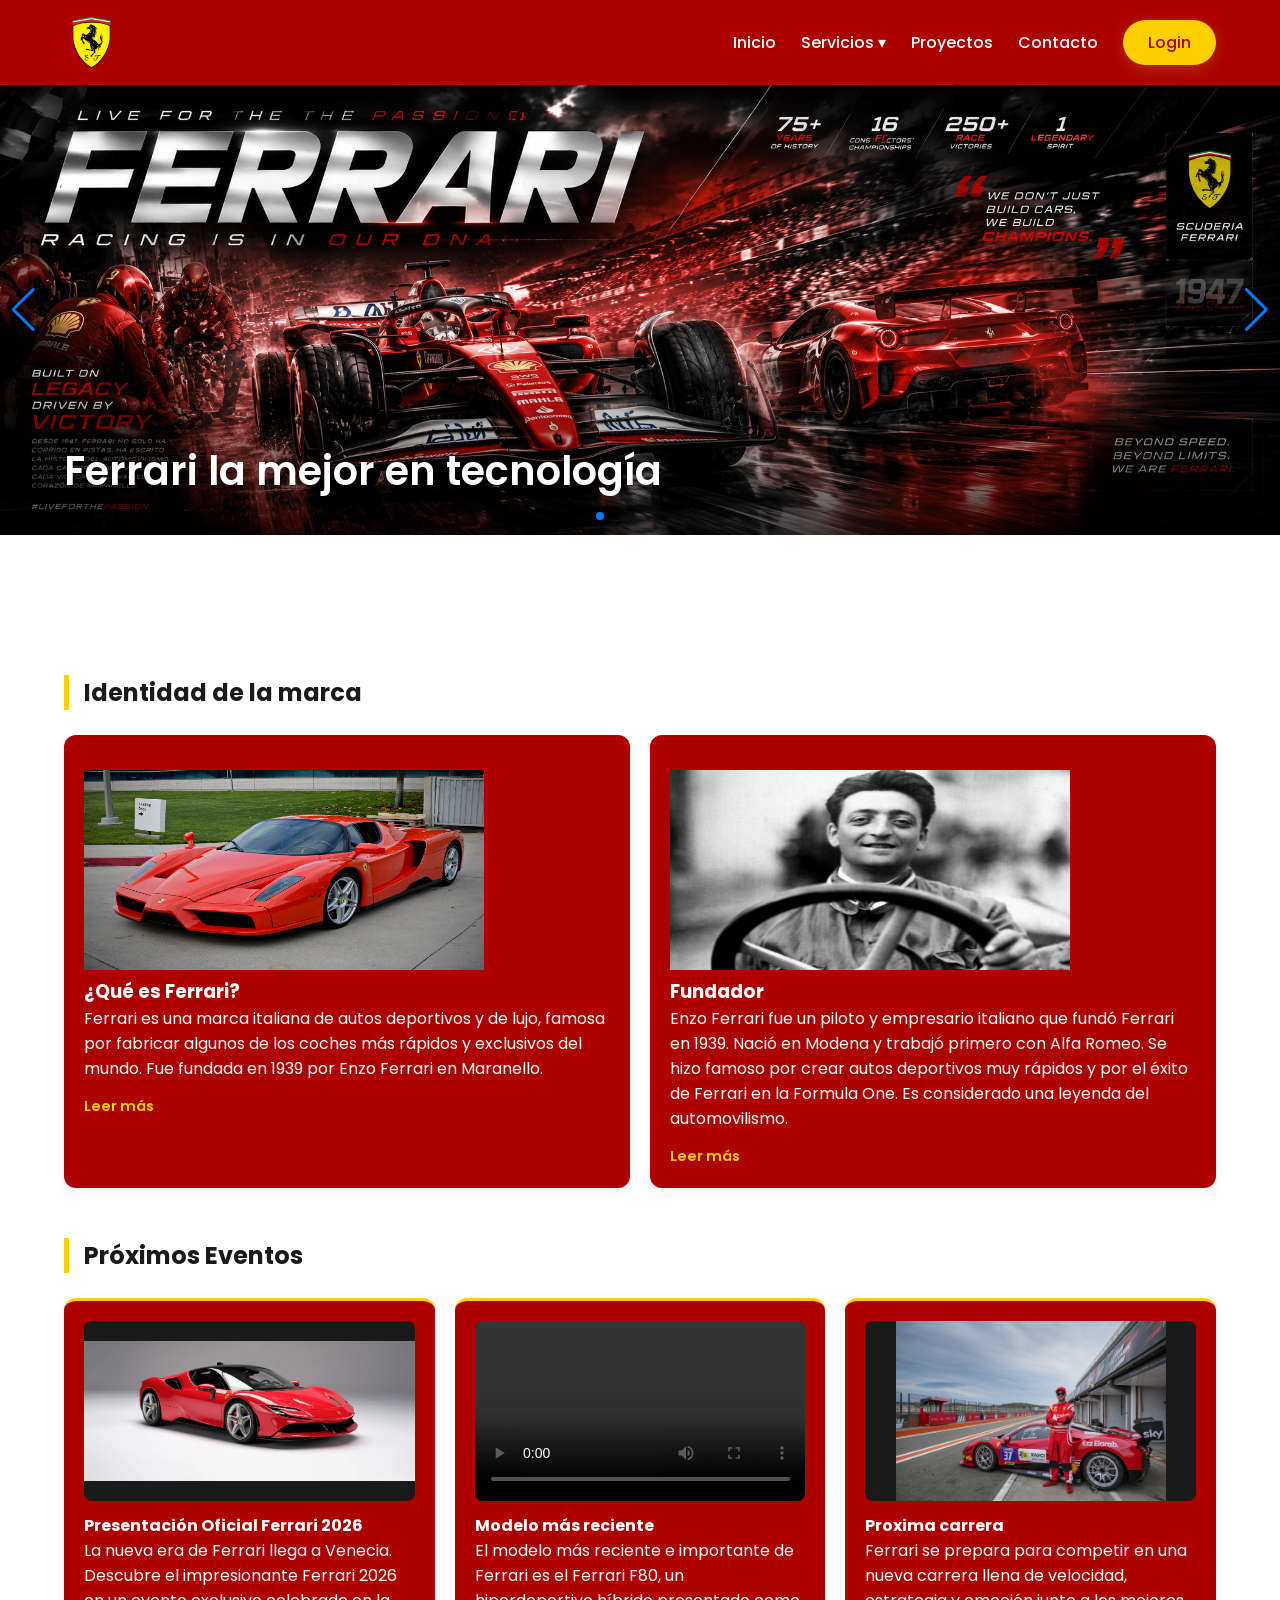
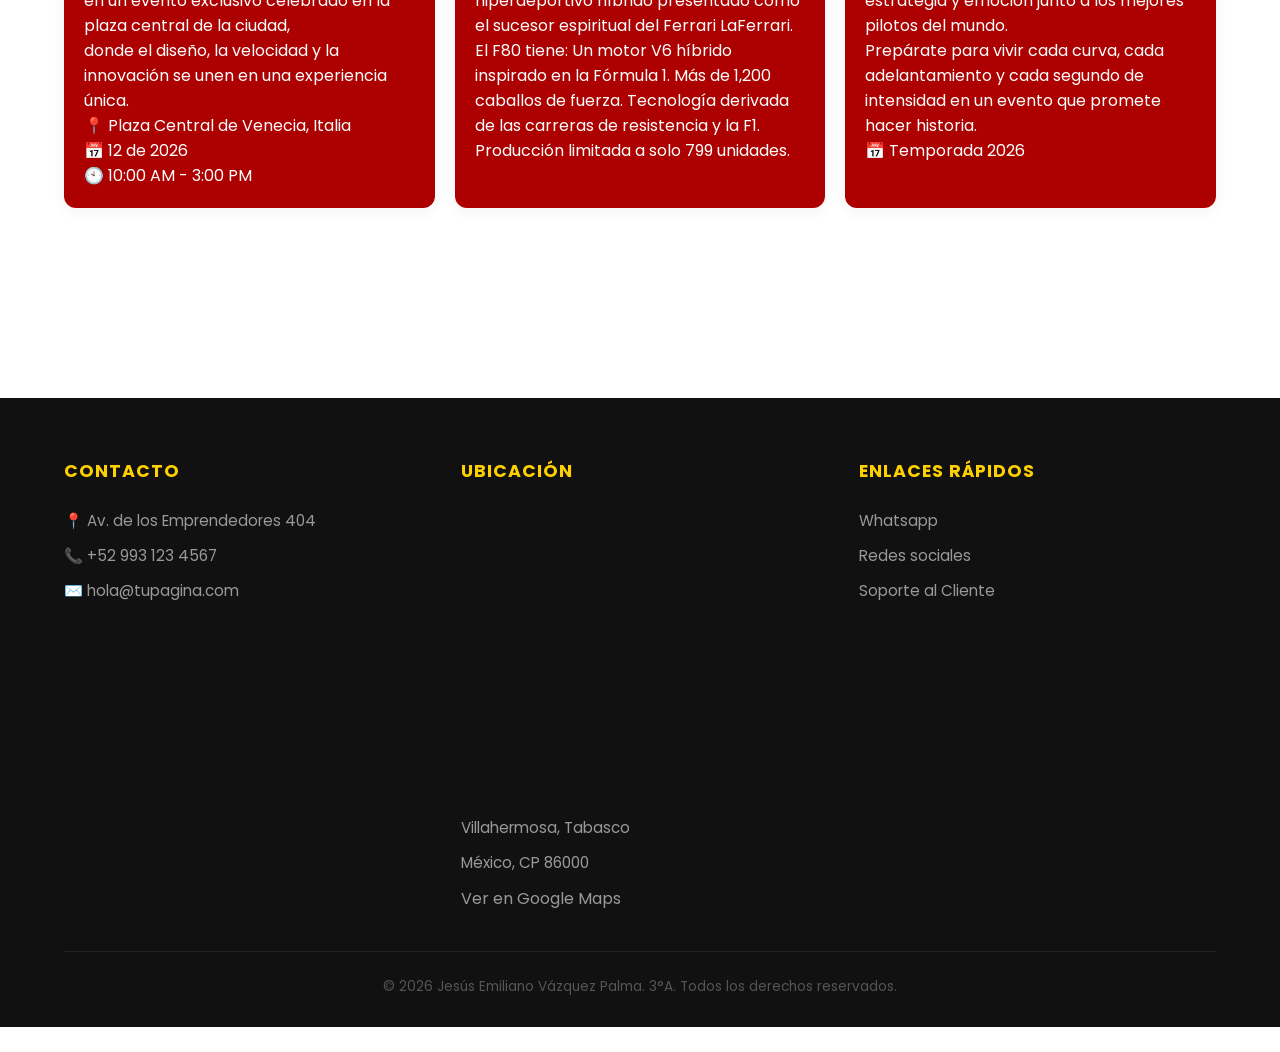
<file: index.html>
<!DOCTYPE html>
<html lang="es">
<head>
    <!-- Google tag (gtag.js) -->
<script async src="https://www.googletagmanager.com/gtag/js?id=G-8YNN6PMDBD"></script>
<script>
  window.dataLayer = window.dataLayer || [];
  function gtag(){dataLayer.push(arguments);}
  gtag('js', new Date());

  gtag('config', 'G-8YNN6PMDBD');
</script>
    <meta charset="UTF-8">
    <link rel="shortcut icon" href="img/Ferrari.png" type="image/x-icon">
    <link rel="stylesheet" href="estilos_maquetacion.css">
    <meta name="viewport" content="width=device-width, initial-scale=1.0">
    <title>Ferrari</title>
        <!-- Google Fonts -->
    <link href="https://fonts.googleapis.com/css2?family=Poppins:wght@300;400;600&display=swap" rel="stylesheet">
    <link rel='stylesheet' href='https://cdn-uicons.flaticon.com/4.0.0/uicons-solid-rounded/css/uicons-solid-rounded.css'>
    <link rel='stylesheet' href='https://cdn-uicons.flaticon.com/4.0.0/uicons-bold-rounded/css/uicons-bold-rounded.css'>
    <link rel='stylesheet' href='https://cdn-uicons.flaticon.com/4.0.0/uicons-bold-straight/css/uicons-bold-straight.css'>
    <link rel='stylesheet' href='https://cdn-uicons.flaticon.com/4.0.0/uicons-bold-rounded/css/uicons-bold-rounded.css'>
    <link rel="stylesheet" href="https://cdn.jsdelivr.net/npm/swiper@11/swiper-bundle.min.css"/>
    <link rel='stylesheet' href='https://cdn-uicons.flaticon.com/4.0.0/uicons-brands/css/uicons-brands.css'>
</head>
<body>

    <header>
        <div class="container">
            <div class="logo">
                <!-- COLOCA TU LOGO AQUÍ -->
                <a href="index.html">
                    <img src="img/Ferrari.png"  alt="Escuderia Ferrari">
                </a>
            </div>

            <nav>
                <ul class="nav-menu">
                    <li><i class="fi fi-sr-home"></i><a href="index.html">Inicio</a>
                    
                    <li class="dropdown">
                        <i class="fi fi-br-customer-care"></i><a href="index.html">Servicios ▾</a>
                        <ul class="dropdown-content">
                            <li><a href="#">Diseño Digital</a></li>
                            <li><a href="#">Páginas Web</a></li>
                            <li><a href="#">Mantenimiento y redes de cómputo</a></li>
                        </ul>
                    </li>
                   

                    <li><i class="fi fi-bs-blueprint"></i><a href="#">Proyectos</a></li>
                    <li><i class="fi fi-br-customer-service"></i><a href="#">Contacto</a></li>
                    <li><a href="login.html" class="btn-login">Login</a></li>
                </ul>
            </nav>
        </div>
    </header>
<!-- Banner Principal -->
<div class="swiper mainBanner">
    <div class="swiper-wrapper">
        
        <!-- Slide 1 -->
        <div class="swiper-slide">
            <a href="https://www.ferrari.com/es-ES" class="banner-link">
                <img src="img/banner1.png" alt="Vanguardia en tecnología">
                <div class="banner-content">
                    <div class="text-box">
                        <h1>Ferrari la mejor en tecnología</h1>
                    </div>
                </div>
            </a>
        </div>

        <!-- Slide 2 -->
        <div class="swiper-slide">
            <a href="https://www.formula1.com/en/teams/ferrari" class="banner-link">
                <img src="img/banner2.png" alt="Velocidad y potencia">
                <div class="banner-content">
                    <div class="text-box">
                        <h1>La maquina más veloz</h1>
                    </div>
                </div>
            </a>
        </div>
        <!-- Slide 3 -->
        <div class="swiper-slide">
            <a href="https://www.elcorteingles.es/entradas/blog/historia-evolucion-ferrari/" class="banner-link">
                <img src="img/banner3.png" alt="Futuro brillante">
                <div class="banner-content">
                    <div class="text-box">
                        <h1>El camino a la gloria</h1>
                    </div>
                </div>
            </a>
        </div>
        <!-- Slide 4 -->
        <div class="swiper-slide">
            <a href="https://gtrentals.es/de-donde-es-la-marca-ferrari/" class="banner-link">
                <img src="img/banner4.png" alt="Oferta 2">
                <div class="banner-content">
                    <div class="text-box">
                        <h1>El camino a la gloria</h1>
                    </div>
                </div>
            </a>
        </div>
        <!-- Slide 5 -->
        <div class="swiper-slide">
            <a href="https://driver1.com/blogs/blog/la-historia-de-ferrari-en-la-formula-1?srsltid=AfmBOooQSg7Q5A5_6Wr3VtgGo3oXdpbgjOAlJWbsPFGUdIXSAwm9mcAa" class="banner-link">
                <img src="img/banner5.png" alt="Oferta 2">
                <div class="banner-content">
                    <div class="text-box">
                        <h1>El camino a la gloria</h1>
                    </div>
                </div>
            </a>
        </div>
        <!-- Slide 6 -->
        <div class="swiper-slide">
            <a href="https://historia.nationalgeographic.com.es/a/verdadera-historia-enzo-ferrari-su-pasion-por-coches_19122" class="banner-link">
                <img src="img/banner6.png" alt="Oferta 2">
                <div class="banner-content">
                    <div class="text-box">
                        <h1>El camino a la gloria</h1>
                    </div>
                </div>
            </a>
        </div>
    </div>

    <!-- Controles -->
    <div class="swiper-button-next"></div>
    <div class="swiper-button-prev"></div>
    <div class="swiper-pagination"></div>
</div>

    <main class="container" style="padding: 100px 0;">
        <!-- SECCIÓN DE NOTICIAS Y EVENTOS -->
        <section class="seccion-info">
            
            <!-- FILA DE 2 CUADROS (Noticias Destacadas) -->
            <h2 class="titulo-seccion">Identidad de la marca</h2>
            <div class="contenedor-dos">
                <div class="cuadro cuadro-grande">
                    <div class="imagen-placeholder"></div><img src="img/identidad.jpg" width="400" height="200">
                    <h3>¿Qué es Ferrari?</h3>
                    <p>Ferrari es una marca italiana de autos deportivos y de lujo, famosa por fabricar algunos de los coches más rápidos y exclusivos del mundo. Fue fundada en 1939 por Enzo Ferrari en Maranello.</p>
                    <a href="#" class="leer-mas">Leer más</a>
                </div>
                <div class="cuadro cuadro-grande">
                    <div class="imagen-placeholder"></div><img src="img/fundador.jpg" width="400" height="200">
                    <h3>Fundador</h3>
                    <p>Enzo Ferrari fue un piloto y empresario italiano que fundó Ferrari en 1939. Nació en Modena y trabajó primero con Alfa Romeo.

Se hizo famoso por crear autos deportivos muy rápidos y por el éxito de Ferrari en la Formula One. Es considerado una leyenda del automovilismo.</p>
                    
                    <a href="#" class="leer-mas">Leer más</a>
                </div>
            </div>

            <!-- FILA DE 3 CUADROS (Eventos o Info Rápida) -->
            <h2 class="titulo-seccion">Próximos Eventos</h2>
            <div class="contenedor-tres">
    <!-- Cuadro con Imagen -->
    <div class="cuadro cuadro-pequeno">
        <div class="media-container">
            <img src="img/Auto.webp">
        </div>
        <h4>Presentación Oficial Ferrari 2026</h4>
        <p>La nueva era de Ferrari llega a Venecia.</p>
        <p>Descubre el impresionante Ferrari 2026 en un evento exclusivo celebrado en la plaza central de la ciudad,</p>
        <p>donde el diseño, la velocidad y la innovación se unen en una experiencia única.</p>
        <p>📍 Plaza Central de Venecia, Italia</p>
        <p>📅 12 de 2026</p>
        <p>🕙 10:00 AM - 3:00 PM</p>
    </div>

    <!-- Cuadro con Video -->
    <div class="cuadro cuadro-pequeno">
        <div class="media-container">
            <video controls>
                <source src="vid/Auto.mp4" type="video/mp4">
            </video>
        </div>
        <h4>Modelo más reciente</h4>
        <p>El modelo más reciente e importante de Ferrari es el Ferrari F80, un hiperdeportivo híbrido presentado como el sucesor espiritual del Ferrari LaFerrari.</p>
        <p>El F80 tiene:

Un motor V6 híbrido inspirado en la Fórmula 1.
Más de 1,200 caballos de fuerza.
Tecnología derivada de las carreras de resistencia y la F1.
Producción limitada a solo 799 unidades.</p>
    </div>

    <!-- Cuadro con Info Rápida (Solo texto si quieres) -->
    <div class="cuadro cuadro-pequeno">
        <div class="media-container">
            <img src="img/Carrera.jpg" alt="Ferrari 2026">
        </div>
        <h4>Proxima carrera</h4>
        <p>Ferrari se prepara para competir en una nueva carrera llena de velocidad, estrategia y emoción junto a los mejores pilotos del mundo.</p>
        <p>Prepárate para vivir cada curva, cada adelantamiento y cada segundo de intensidad en un evento que promete hacer historia.</p>
        <p>📅 Temporada 2026</p>
    </div>
</div>
</section>
        
    </main>

    <footer>
        <div class="container">
            <div class="footer-grid">
                <div class="footer-col">
                    <h4>Contacto</h4>
                    <p>📍 Av. de los Emprendedores 404</p>
                    <p>📞 +52 993 123 4567</p>
                    <p>✉️ hola@tupagina.com</p>
                </div>
                <div class="footer-col">
                    <h4>Ubicación</h4>
                    <iframe src="https://www.google.com/maps/embed?pb=!1m18!1m12!1m3!1d15619250.353532683!2d-112.74494621175445!3d17.107174754573546!2m3!1f0!2f0!3f0!3m2!1i1024!2i768!4f13.1!3m3!1m2!1s0x85d20219622630e5%3A0xc909a9d738245ffc!2sFerrari%20M%C3%A9xico!5e0!3m2!1ses!2smx!4v1779738182217!5m2!1ses!2smx" width="400" height="300" style="border:0;" allowfullscreen="" loading="lazy" referrerpolicy="no-referrer-when-downgrade"></iframe>
                    <p>Villahermosa, Tabasco</p>
                    <p>México, CP 86000</p>
                    <a href="#">Ver en Google Maps</a>
                </div>
                <div class="footer-col">
                    <h4>Enlaces Rápidos</h4>
                    <ul>
                        <li><a href="https://wa.me/529331475511?text=Hola,%20me%20gustaría%20obtener%20más%20información%20sobre%20los%20productos%20y%20servicios%20o%20afilicaciones."><i class="fi fi-brands-whatsapp"></i>Whatsapp</a></li>
                        <li><a href="intagram.com">Redes sociales</a></li>
                        <li><a href="#">Soporte al Cliente</a></li>
                    </ul>
                </div>
            </div>
            <div class="footer-bottom">
                &copy; 2026 Jesús Emiliano Vázquez Palma. 3°A. Todos los derechos reservados.
            </div>
        </div>
    </footer>

<script src="https://cdn.jsdelivr.net/npm/swiper@11/swiper-bundle.min.js"></script>
<script src="banner/banner.js"></script>
<script>
let visitas = localStorage.getItem("visitas");

if(visitas == null){
    visitas = 0;
}

visitas++;

localStorage.setItem("visitas", visitas);

document.write("Visitas: " + visitas);
</script>
</body>
</html>
</file>
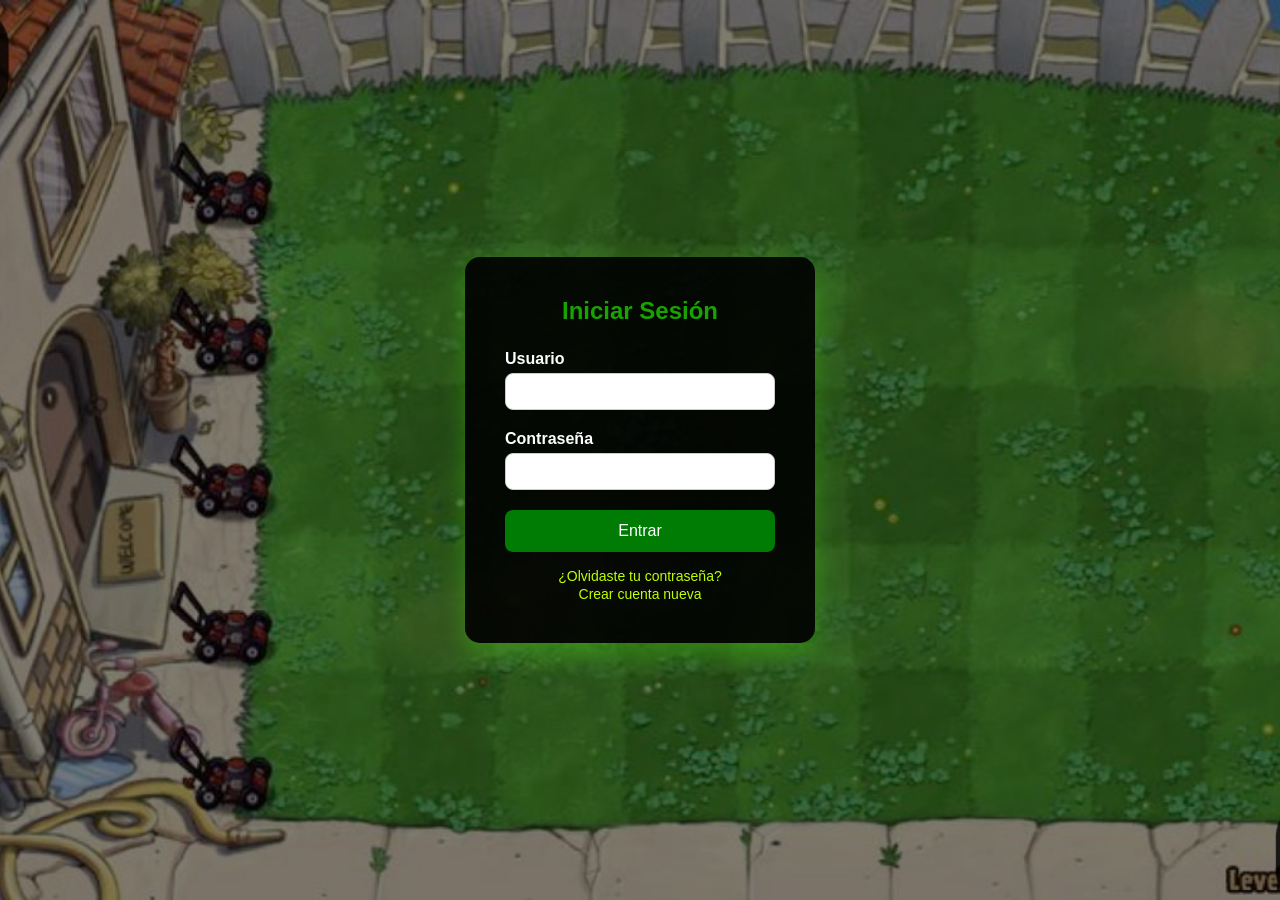
<file: login.html>
<!DOCTYPE html>
<html lang="es">
<head>
  <link rel="stylesheet" href="estilos2.css"> 
  <meta charset="UTF-8" />
  <meta name="viewport" content="width=device-width, initial-scale=1.0"/>
  <link rel="shortcut icon" href="img/favicon.svg" type="image/x-icon">
  <title>PVZ login</title>
  </head>
<body>
  <!-- Contenedor del formulario -->
  <div class="login-box">
    <h2>Iniciar Sesión</h2>
    <form action="#" method="post" id="formularioLogin">
      <!-- Campo de usuario -->
      <label for="usuario">Usuario</label>
      <input type="text" id="usuario" name="usuario" required />

      <!-- Campo de contraseña -->
      <label for="contrasena">Contraseña</label>
      <input type="password" id="contrasena" name="contrasena" required />

      <!-- Botón de envío -->
      <input type="submit" value="Entrar" />
    </form>

    <!-- Enlaces adicionales -->
    <div class="extra">
      <p><a href="#">¿Olvidaste tu contraseña?</a></p>
      <p><a href="#">Crear cuenta nueva</a></p>
    </div>
  </div>
  <script type="text/javascript" src="login.js"></script>
</body>
</html>
</file>
<file: estilos_maquetacion.css>
/* --- 1. VARIABLES --- */
:root {
    --color-primario: #ffd000; /* Color principal (azul) */
    --color-oscuro: #1a1a1a; /* Color oscuro para textos fuertes */
    --color-texto: #ffffff; /* Color general del texto */
    --blanco: #ad0000; /* Color blanco */
    --sombra: 0 10px 30px rgba(165, 34, 34, 0.322); /* Sombra suave */
    --transicion: all 0.4s cubic-bezier(0.165, 0.84, 0.44, 1); /* Animación suave */
}

/* Reset básico para quitar márgenes por defecto */
* {
    margin: 0;
    padding: 0;
    box-sizing: border-box; /* Evita que el padding rompa tamaños */
}

/* Configuración general del body */
body {
    font-family: 'Poppins', sans-serif; /* Fuente */
    background-color: #ffffff; /* Fondo claro */
    color: var(--color-texto); /* Color del texto */
    display: flex;
    flex-direction: column;
    min-height: 100vh; /* Para que el footer quede abajo */
}

/* Contenedor centrado */
.container {
    width: 90%;
    max-width: 1200px; /* Ancho máximo */
    margin: 0 auto; /* Centrar */
}

/* --- 2. HEADER Y LOGO --- */
header {
    background: var(--blanco); /* Fondo blanco */
    padding: 15px 0;
    box-shadow: 0 2px 15px rgba(0,0,0,0.05); /* Sombra ligera */
    position: sticky; /* Se queda fijo arriba */
    top: 0;
    z-index: 1000; /* Siempre encima */
}

/* Alinea logo y menú */
header .container {
    display: flex;
    justify-content: space-between;
    align-items: center;
}

/* CONFIGURACIÓN DEL LOGO */
.logo img {
    height: 55px; /* Tamaño del logo */
    width: auto;
    display: block;
}

/* --- 3. NAVEGACIÓN Y MENÚ --- */
.nav-menu {
    display: flex; /* Menú en fila */
    list-style: none; /* Quita viñetas */
    align-items: center;
}

/* Separación entre opciones */
.nav-menu > li {
    margin-left: 25px;
    position: relative; /* Necesario para submenú */
}

/* Estilo de enlaces */
.nav-menu a {
    text-decoration: none;
    color: var(--color-oscuro);
    font-weight: 500;
    padding: 10px 0;
    transition: var(--transicion);
    display: block;

    /* Permite alinear iconos con texto */
    display: inline-flex; 
    align-items: center; 
    gap: 8px; 
    text-decoration: none; 
    color: inherit;
}

/* Línea animada debajo del menú */
.nav-menu > li > a::after {
    content: '';
    position: absolute;
    width: 0; /* Empieza invisible */
    height: 2px;
    bottom: 0;
    left: 0;
    background-color: var(--color-primario);
    transition: var(--transicion);
}

/* Cuando pasas el mouse aparece la línea */
.nav-menu > li:hover > a::after {
    width: 100%;
}

/* Cambio de color al pasar el mouse */
.nav-menu a:hover {
    color: var(--color-primario);
}

/* --- 4. SUBMENÚ DESPLEGABLE --- */
.dropdown-content {
    position: absolute;
    top: 120%; /* Debajo del menú */
    left: -20px;
    background: var(--blanco);
    min-width: 220px;
    padding: 15px 0;
    list-style: none;
    border-radius: 12px; /* Bordes redondeados */
    box-shadow: var(--sombra);

    /* Oculto por defecto */
    opacity: 0;
    visibility: hidden;
    transform: translateY(20px); /* Baja un poco */
    transition: var(--transicion);
}

/* Mostrar el submenú al pasar el mouse */
.dropdown:hover .dropdown-content {
    opacity: 1;
    visibility: visible;
    transform: translateY(0);
}

/* Estilo de opciones del submenú */
.dropdown-content li a {
    padding: 12px 25px;
    font-size: 0.9rem;
    color: var(--color-texto);
    font-weight: 400;
}

/* Hover en submenú */
.dropdown-content li a:hover {
    background-color: #f8faff;
    color: var(--color-primario);
    padding-left: 30px; /* Se mueve a la derecha */
}

/* Botón Login resaltado */
.btn-login {
    background-color: var(--color-primario);
    color: var(--blanco) !important;
    padding: 10px 25px !important;
    border-radius: 50px; /* Forma redonda */
    box-shadow: 0 4px 15px rgba(199, 152, 0, 0.3);
}

/* Efecto hover del botón */
.btn-login:hover {
    transform: translateY(-2px); /* Se levanta */
    box-shadow: 0 6px 20px rgba(199, 152, 0, 0.3);
}

/* --- 5. RESPONSIVE --- */
@media (max-width: 850px) {

    /* Header en columna */
    header .container {
        flex-direction: column;
        gap: 20px;
    }

    /* Menú se adapta */
    .nav-menu {
        flex-wrap: wrap;
        justify-content: center;
    }

    .nav-menu li {
        margin: 5px 15px;
    }

    /* Submenú en móvil */
    .dropdown-content {
        position: static; /* Ya no flotante */
        box-shadow: none;
        opacity: 1;
        visibility: visible;
        transform: none;
        display: none; /* Oculto */
        background: #f1f1f1;
    }

    /* Mostrar al hacer hover */
    .dropdown:hover .dropdown-content {
        display: block;
    }
}

/* --- 6. FOOTER 3 COLUMNAS --- */
footer {
    background: #111;
    color: #fff;
    padding: 60px 0 30px;
    margin-top: auto; /* Empuja el footer abajo */
}

/* Grid para dividir en columnas */
.footer-grid {
    display: grid;
    grid-template-columns: repeat(auto-fit, minmax(250px, 1fr)); /* Responsive */
    gap: 40px;
    margin-bottom: 40px;
}

/* Títulos del footer */
.footer-col h4 {
    color: var(--color-primario);
    margin-bottom: 25px;
    font-size: 1.1rem;
    text-transform: uppercase;
    letter-spacing: 1px;
}

/* Texto del footer */
.footer-col p, .footer-col li {
    color: #999;
    font-size: 0.95rem;
    margin-bottom: 12px;
}

/* Quita viñetas */
.footer-col ul { 
    list-style: none; 
}

/* Enlaces del footer */
.footer-col a {
    color: #999;
    text-decoration: none;
    transition: var(--transicion);
}

/* Hover enlaces */
.footer-col a:hover {
    color: var(--blanco);
}

/* Parte inferior del footer */
.footer-bottom {
    text-align: center;
    border-top: 1px solid #222;
    padding-top: 25px;
    color: #555;
    font-size: 0.85rem;
}
   /* ESTILOS CSS PARA ESTA SECCIÓN (Agrégalos a tu bloque <style>) */

    .seccion-info {
        padding: 40px 0;
    }

    .titulo-seccion {
        margin-bottom: 25px;
        color: var(--color-oscuro);
        border-left: 5px solid var(--color-primario);
        padding-left: 15px;
    }

    /* Contenedores Flexbox */
    .contenedor-dos, .contenedor-tres {
        display: flex;
        gap: 20px;
        flex-wrap: wrap; /* Para que sea responsivo */
        margin-bottom: 50px;
    }

    /* Estilo base de los cuadros */
    .cuadro {
        background: var(--blanco);
        border-radius: 12px;
        padding: 20px;
        box-shadow: 0 4px 15px rgba(0,0,0,0.05);
        transition: transform 0.3s ease;
    }

    .cuadro:hover {
        transform: translateY(-5px);
    }

    /* Tamaños específicos */
    .cuadro-grande {
        flex: 1 1 calc(50% - 20px); /* 2 cuadros por fila */
        min-width: 300px;
    }

    .cuadro-pequeno {
        flex: 1 1 calc(33.33% - 20px); /* 3 cuadros por fila */
        min-width: 250px;
        border-top: 3px solid var(--color-primario);
        align-items: center;
    }
.imagen-placeholder {
    width: 100%;
    height: auto;       /* Ya no obligamos a que mida 200px */
    overflow: hidden;
    border-radius: 8px;
    margin-bottom: 15px;
}

.imagen-placeholder img {
    width: 100%;        /* Ocupa todo el ancho disponible */
    height: auto;       /* Mantiene su proporción natural */
    display: block;
}
  
    /* Elementos internos 
    .imagen-placeholder {
        background: #eee;
        height: 150px;
        display: flex;
        align-items: center;
        justify-content: center;
        border-radius: 8px;
        margin-bottom: 15px;
        color: #888;
    }*/

    .leer-mas {
        display: inline-block;
        margin-top: 15px;
        color: var(--color-primario);
        text-decoration: none;
        font-weight: 600;
        font-size: 0.9rem;
    }
    /* Contenedor universal para fotos y videos */
.media-container {
    width: 100%;
    height: 180px;         /* Altura fija para que los 3 cuadros estén parejos */
    background-color: #1a1a1a; /* Fondo oscuro para resaltar el contenido */
    display: flex;
    align-items: center;
    justify-content: center;
    border-radius: 8px;
    margin-bottom: 12px;
    overflow: hidden;
}

/* Ajuste para que se vea TODO (Imagen) */
.media-container img {
    max-width: 100%;
    max-height: 100%;
    object-fit: contain;   /* ESTA ES LA CLAVE: No corta nada */
}

/* Ajuste para que se vea TODO (Video) */
.media-container video {
    width: 100%;
    height: 100%;
    object-fit: contain;   /* ESTA ES LA CLAVE: Muestra el video completo */
    outline: none;
}
    /*swiper*/
/* --- ESTILOS DEL BANNER --- */
.mainBanner {
    width: 100%;
    height: 450px; /* Altura ideal tipo e-commerce */
    position: relative;
}

.mainBanner .swiper-slide {
    position: relative;
    overflow: hidden;
}

.mainBanner img {
    width: 100%;
    height: 100%;
    object-fit: cover; /* Ajuste perfecto de la imagen */
    object-position: center;
}

/* Capa de contenido sobre la imagen */
.banner-content {
    position: absolute;
    top: 0;
    left: 0;
    width: 100%;
    height: 100%;
    display: flex;
    align-items: center; /* Centrado vertical */
    padding-left: 10%; /* Alineado a la izquierda como ML */
    background: linear-gradient(to right, rgba(0,0,0,0.4), transparent); /* Degradado para legibilidad */
}

.text-box {
    color: white;
    max-width: 500px;
}

.text-box span {
    font-size: 0.9rem;
    font-weight: 600;
    letter-spacing: 2px;
    color: var(--color-primario);
}

.text-box h1 {
    font-size: 3rem;
    margin: 10px 0 20px;
    line-height: 1.1;
}

.btn-comprar {
    padding: 12px 30px;
    background: var(--color-primario);
    border: none;
    color: white;
    font-weight: 600;
    border-radius: 5px;
    cursor: pointer;
    transition: transform 0.3s;
}

.btn-comprar:hover {
    transform: scale(1.05);
}

/* --- RESPONSIVE --- */
@media (max-width: 768px) {
    .mainBanner { height: 300px; }
    .text-box h1 { font-size: 1.8rem; }
    .banner-content { padding-left: 5%; }
}
/* --- ESTILOS DEL BANNER --- */
.mainBanner {
    width: 100%;
    height: 450px;
    position: relative;
}

/* Hace que todo el slide sea clickable */
.banner-link {
    text-decoration: none;
    display: block;
    width: 100%;
    height: 100%;
    position: relative;
}

.mainBanner .swiper-slide {
    position: relative;
    overflow: hidden;
}

.mainBanner img {
    width: 100%;
    height: 100%;
    object-fit: cover;
    object-position: center;
    transition: transform 0.5s ease; /* Efecto zoom opcional */
}

/* Zoom suave al pasar el mouse por el banner */
.banner-link:hover img {
    transform: scale(1.05);
}

/* Capa de contenido: Alineada ABAJO a la IZQUIERDA */
.banner-content {
    position: absolute;
    top: 0;
    left: 0;
    width: 100%;
    height: 100%;
    display: flex;
    align-items: flex-end; /* Mueve el texto al fondo */
    justify-content: flex-start; /* Mueve el texto a la izquierda */
    padding: 40px 5%; /* Espacio desde los bordes */
    /* Degradado oscuro desde abajo para que el texto blanco se lea perfecto */
    background: linear-gradient(to top, rgba(0,0,0,0.7) 0%, transparent 40%);
    box-sizing: border-box;
}

.text-box {
    color: white;
    max-width: 80%;
}

.text-box h1 {
    font-size: 2.5rem;
    margin: 0;
    line-height: 1.2;
    font-weight: 600;
    /* Sombra de apoyo */
    text-shadow: 2px 2px 10px rgba(0,0,0,0.5);
}

/* --- RESPONSIVE --- */
@media (max-width: 768px) {
    .mainBanner { height: 300px; }
    .text-box h1 { font-size: 1.5rem; }
    .banner-content { padding: 20px 5%; }
}
</file>
<file: estilos2.css>
/* Elimina márgenes y rellenos por defecto y ajusta el modelo de caja */
    * {
      box-sizing: border-box;
      margin: 0;
      padding: 0;
    }

    /* Estilos generales del cuerpo de la página */
    body {
      font-family: 'Segoe UI', Tahoma, Geneva, Verdana, sans-serif; /* Fuente moderna y legible */
      height: 100vh; /* Altura completa de la ventana */
      background: url('img/background.jpg') 
        no-repeat center center fixed; /* Imagen de fondo centrada y fija */
      background-size: cover; /* Ajusta la imagen para cubrir toda la pantalla */
      position: relative; /* Necesario para colocar la capa transparente encima */
    }

    /* Capa oscura semitransparente sobre el fondo */
    body::before {
      content: ""; /* Obligatorio para pseudoelemento */
      position: absolute; /* Cubre toda la pantalla */
      top: 0;
      left: 0;
      height: 100%;
      width: 100%;
      background-color: rgba(0, 0, 0, 0.5); /* Negro con opacidad del 50% */
      z-index: 0; /* Detrás del contenido principal */
    }

    /* Caja del formulario de login */
    .login-box {
      position: relative; /* Para situarse por encima de la capa oscura */
      z-index: 1; /* Encima de la capa transparente */
      background-color: rgba(0, 0, 0, 0.9); /* Blanco con opacidad (transparente) */
      padding: 40px; /* Espacio interior */
      border-radius: 15px; /* Bordes redondeados */
      box-shadow: 0 10px 25px rgba(68, 255, 0, 0.3); /* Sombra para efecto flotante */
      width: 100%;
      max-width: 350px; /* Ancho máximo */
      margin: auto; /* Centrado horizontal */
      top: 50%;
      transform: translateY(-50%); /* Centrado vertical */
    }

    /* Título del formulario */
    .login-box h2 {
      text-align: center;
      margin-bottom: 25px;
      color: #18a300; /* Azul moderno */
    }

    /* Etiquetas de los campos */
    .login-box label {
      display: block;
      margin-bottom: 5px;
      font-weight: bold;
      color: #ffffff;
    }

    /* Campos de texto */
    .login-box input[type="text"],
    .login-box input[type="password"] {
      width: 100%;
      padding: 10px;
      margin-bottom: 20px;
      border: 1px solid #ccc;
      border-radius: 8px;
      outline: none;
      transition: 0.3s ease; /* Suaviza efectos al enfocar */
    }

    /* Efecto al enfocar los campos */
    .login-box input[type="text"]:focus,
    .login-box input[type="password"]:focus {
      border-color: #1aff00; /* Borde azul al enfocar */
      box-shadow: 0 0 5px #095d00(0, 114, 255, 0.3);
    }

    /* Botón de enviar */
    .login-box input[type="submit"] {
      width: 100%;
      padding: 12px;
      background-color: #007b04; /* Azul moderno */
      color: white;
      border: none;
      border-radius: 8px;
      font-size: 16px;
      cursor: pointer;
      transition: background-color 0.3s ease;
    }

    /* Efecto al pasar el mouse sobre el botón */
    .login-box input[type="submit"]:hover {
      background-color: #0c3100; /* Azul más oscuro al pasar el cursor */
    }

    /* Estilos para enlaces adicionales */
    .login-box .extra {
      text-align: center;
      margin-top: 15px;
    }

    .login-box .extra a {
      text-decoration: none;
      color: #bfff00;
      font-size: 14px;
    }

    .login-box .extra a:hover {
      text-decoration: underline; /* Subrayado al pasar el cursor */
    }
</file>
